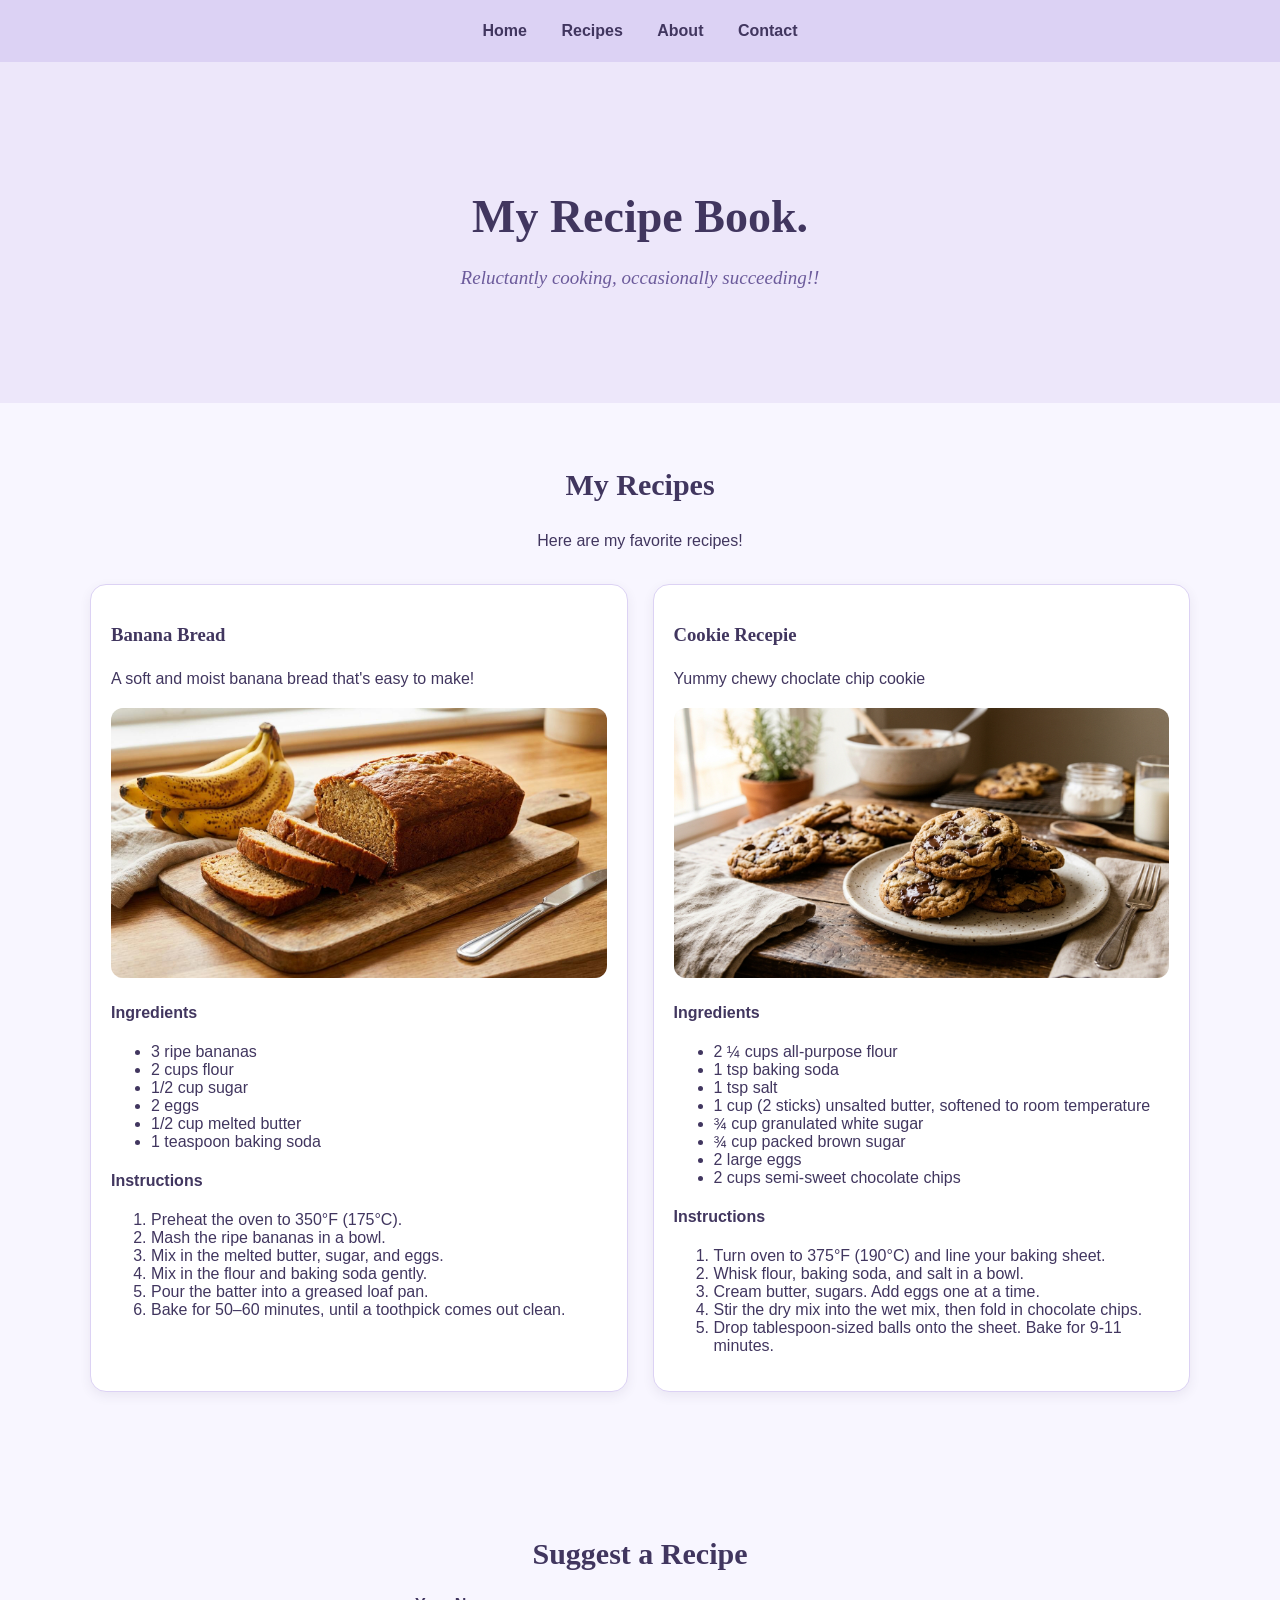
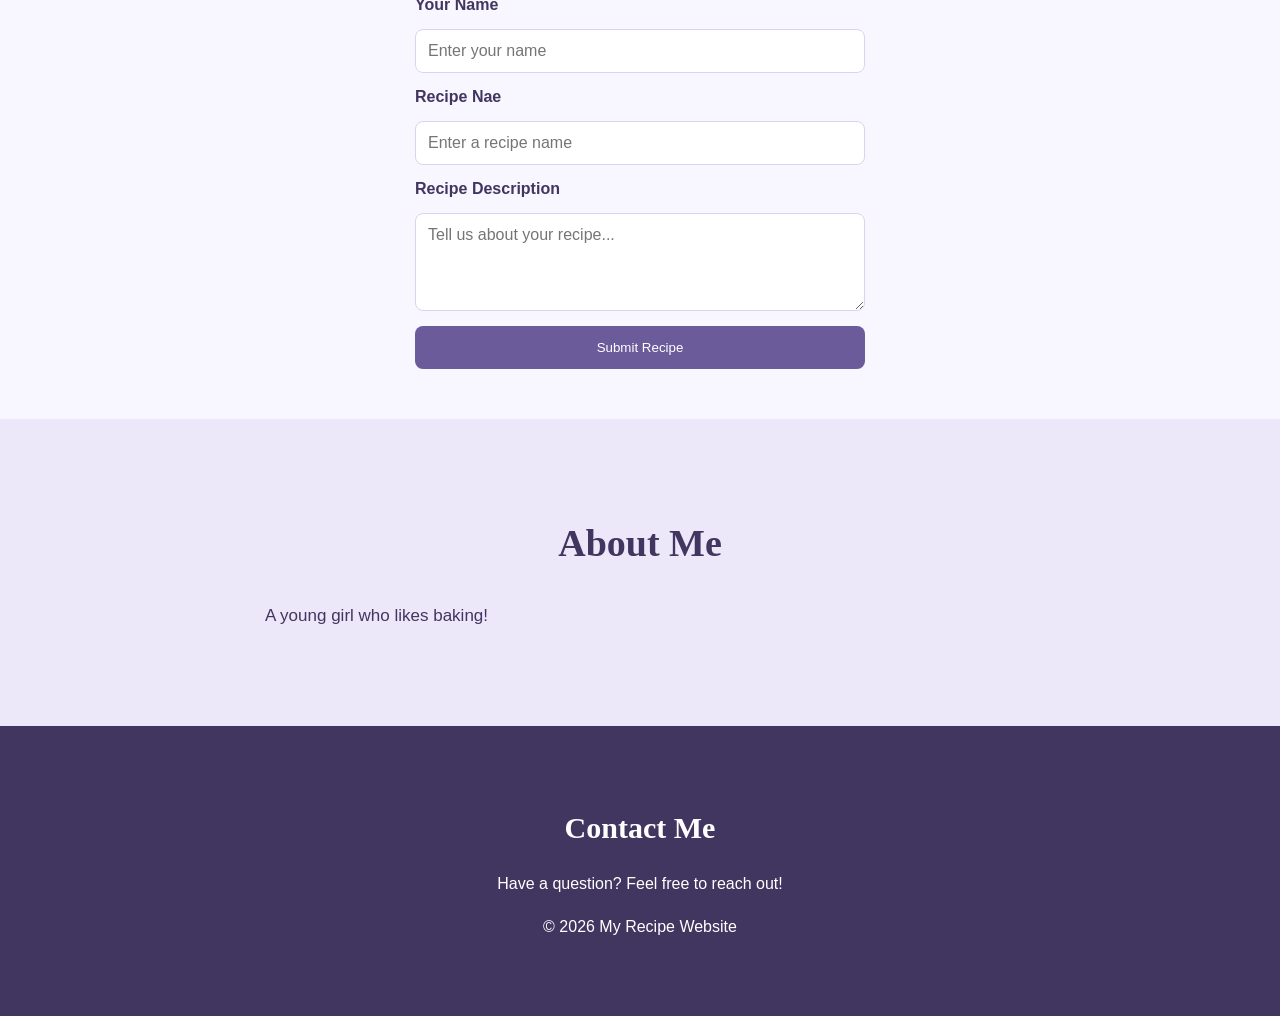
<file: index.html>
<!DOCTYPE html>
<html lang="en">
  <head>
    <meta charset="UTF-8" />
    <meta name="viewport" content="width=device-width, initial-scale=1.0" />
    <title>My Recipe Website</title>

    <link rel="stylesheet" href="style.css" />
  </head>

  <body>
    <header>
      <nav>
        <a href="#home">Home</a>
        <a href="recipes.html">Recipes</a>
        <a href="#about">About</a>
        <a href="#contact">Contact</a>
      </nav>
    </header>

    <main>
      <section id="home">
        <h1>My Recipe Book.</h1>
        <p>Reluctantly cooking, occasionally succeeding!!</p>
      </section>

      <section id="recipes">
        <h2>My Recipes</h2>
        <p>Here are my favorite recipes!</p>
        <div class="recipe-container">
          <article class="recipe-card">
            <h3>Banana Bread</h3>
            <p>A soft and moist banana bread that's easy to make!</p>
            <img src="images/banana-bread.jpg" alt="Homemade banana bread" />
            <h4>Ingredients</h4>
            <ul id="ingredients">
              <li>3 ripe bananas</li>
              <li>2 cups flour</li>
              <li>1/2 cup sugar</li>
              <li>2 eggs</li>
              <li>1/2 cup melted butter</li>
              <li>1 teaspoon baking soda</li>
            </ul>

            <h4>Instructions</h4>
            <ol>
              <li>Preheat the oven to 350°F (175°C).</li>
              <li>Mash the ripe bananas in a bowl.</li>
              <li>Mix in the melted butter, sugar, and eggs.</li>
              <li>Mix in the flour and baking soda gently.</li>
              <li>Pour the batter into a greased loaf pan.</li>
              <li>
                Bake for 50–60 minutes, until a toothpick comes out clean.
              </li>
            </ol>
          </article>

          <article class="recipe-card">
            <h3>Cookie Recepie</h3>
            <p>Yummy chewy choclate chip cookie</p>
            <img
              src="images/chocolate-chip-cookie.jpeg"
              alt="Chewy chocolate chip cookie!"
            />
            <h4>Ingredients</h4>
            <ul id="ingredients">
              <li>2 ¼ cups all-purpose flour</li>
              <li>1 tsp baking soda</li>
              <li>1 tsp salt</li>
              <li>
                1 cup (2 sticks) unsalted butter, softened to room temperature
              </li>
              <li>¾ cup granulated white sugar</li>
              <li>¾ cup packed brown sugar</li>
              <li>2 large eggs</li>
              <li>2 cups semi-sweet chocolate chips</li>
            </ul>

            <h4>Instructions</h4>
            <ol>
              <li>Turn oven to 375°F (190°C) and line your baking sheet.</li>
              <li>Whisk flour, baking soda, and salt in a bowl.</li>
              <li>Cream butter, sugars. Add eggs one at a time.</li>
              <li>
                Stir the dry mix into the wet mix, then fold in chocolate chips.
              </li>
              <li>
                Drop tablespoon-sized balls onto the sheet. Bake for 9-11
                minutes.
              </li>
            </ol>
          </article>
        </div>
      </section>
      <section id="suggest-recipe">
        <h2>Suggest a Recipe</h2>
        <form>
          <label for="username">Your Name</label>
          <input
            type="text"
            id="username"
            name="username"
            placeholder="Enter your name"
            required
          />
          <label for="recepie">Recipe Nae</label>
          <input
            type="text"
            id="recepie"
            name="recepie"
            placeholder="Enter a recipe name"
          />
          <label for="recipe-description">Recipe Description</label>
          <textarea
            id="recipe-description"
            name="recipe-description"
            placeholder="Tell us about your recipe..."
            rows="4"
            required
          ></textarea>
          <button type="submit">Submit Recipe</button>
        </form>
      </section>


      <section id="about">
        <h2>About Me</h2>

        <p>
         A young girl who likes baking!
    </p>

      </section>


    <footer>
      <section id="contact">
        <h2>Contact Me</h2>
        <p>Have a question? Feel free to reach out!</p>
        <p>© 2026 My Recipe Website</p>
      </section>
    </footer>
  </body>
</html>
</file>
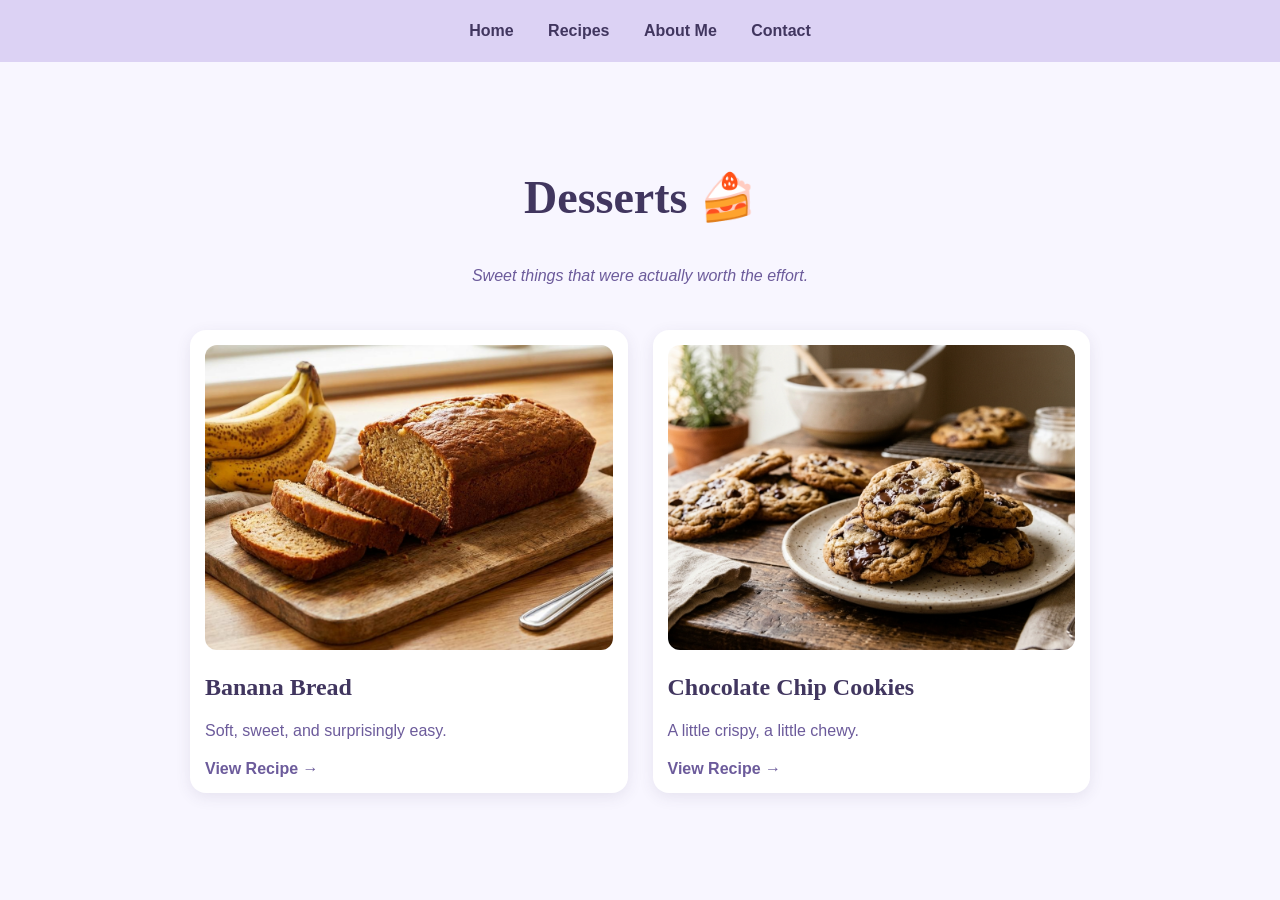
<file: desserts.html>
<!DOCTYPE html>
<html lang="en">
  <head>
    <meta charset="UTF-8" />
    <meta name="viewport" content="width=device-width, initial-scale=1.0" />
    <title>Desserts | Unfortunately, I Cooked.</title>
    <link rel="stylesheet" href="style.css" />
  </head>

  <body>
    <header>
      <nav>
        <a href="index.html">Home</a>
        <a href="recipes.html">Recipes</a>
        <a href="index.html#about">About Me</a>
        <a href="index.html#contact">Contact</a>
      </nav>
    </header>

    <main>
      <section id="desserts">
        <h1>Desserts 🍰</h1>
        <p>Sweet things that were actually worth the effort.</p>

        <div class="dessert-container">

          <a href="recipes/banana-bread.html" class="dessert-card">
            <img src="images/banana-bread.jpg" alt="Banana Bread" />
            <h2>Banana Bread</h2>
            <p>Soft, sweet, and surprisingly easy.</p>
            <span>View Recipe →</span>
          </a>

          <a href="recipes/chocolate-chip-cookies.html" class="dessert-card">
            <img
              src="images/chocolate-chip-cookie.jpeg"
              alt="Chocolate Chip Cookies"
            />
            <h2>Chocolate Chip Cookies</h2>
            <p>A little crispy, a little chewy.</p>
            <span>View Recipe →</span>
          </a>

        </div>
      </section>
    </main>
  </body>
</html>
</file>
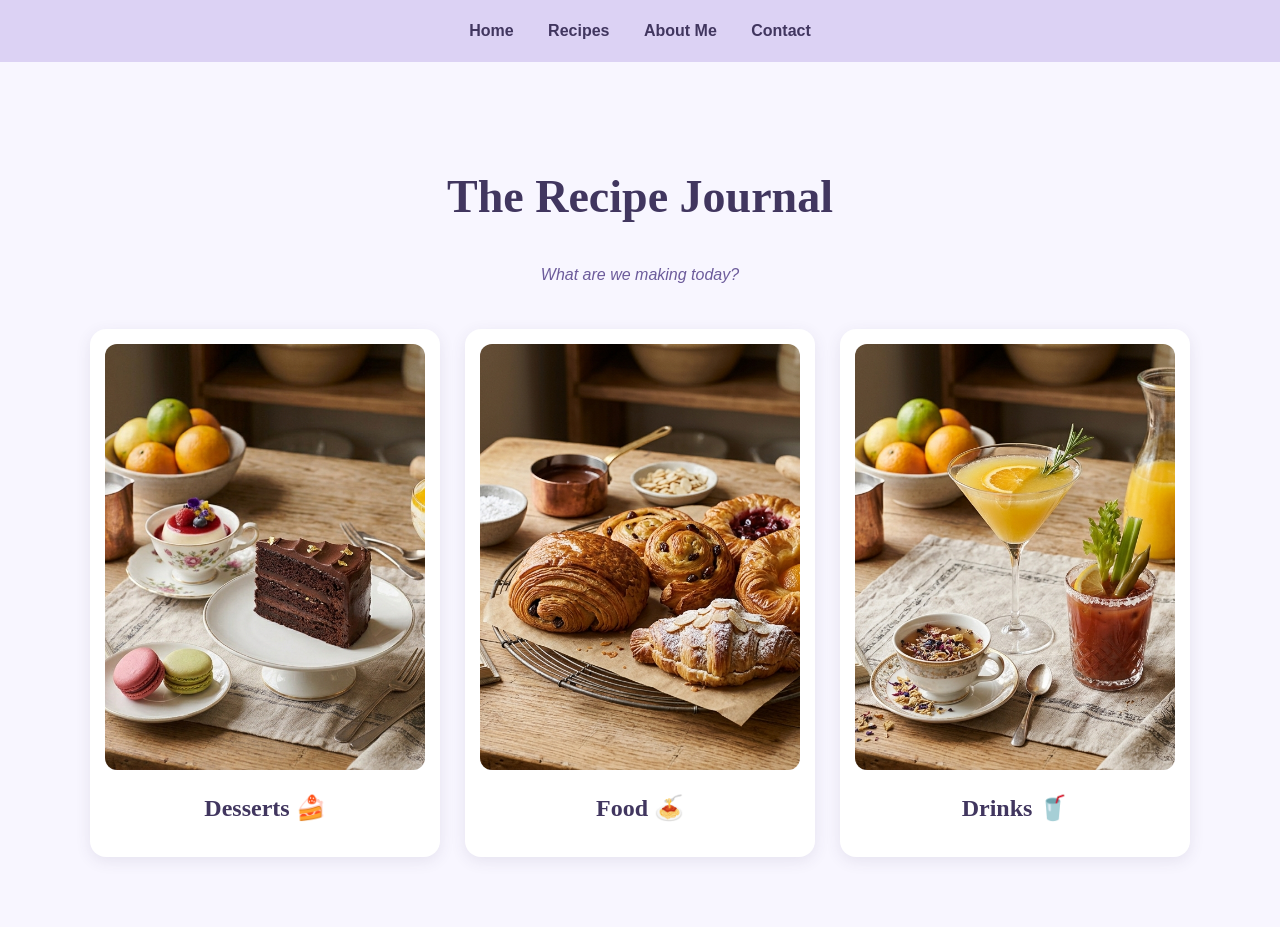
<file: recipes.html>
<!DOCTYPE html>
<html lang="en">
  <head>
    <meta charset="UTF-8" />
    <meta name="viewport" content="width=device-width, initial-scale=1.0" />
    <title>Recipes | Unfortunately, I Cooked.</title>
    <link rel="stylesheet" href="style.css" />
  </head>

  <body>
    <header>
      <nav>
        <a href="index.html">Home</a>
        <a href="recipes.html">Recipes</a>
        <a href="index.html#about">About Me</a>
        <a href="index.html#contact">Contact</a>
      </nav>
    </header>

    <main>
      <section id="categories">
        <h1>The Recipe Journal</h1>
        <p>What are we making today?</p>

        <div class="category-container">
          <a href="desserts.html" class="category-card">
            <img src="images/desserts.jpeg" alt="Desserts" />
            <h2>Desserts 🍰</h2>
          </a>

          <a href="food.html" class="category-card">
            <img src="images/food.jpeg" alt="Food" />
            <h2>Food 🍝</h2>
          </a>

          <a href="drinks.html" class="category-card">
            <img src="images/drinks.jpeg" alt="Drinks" />
            <h2>Drinks 🥤</h2>
          </a>
        </div>
      </section>
    </main>
  </body>
</html>
</file>
<file: style.css>
/* GENERAL STYLING */

body {
  margin: 0;
  font-family: Arial, sans-serif;
  background-color: #F8F6FF;
  color: #41365F;
}

h1, h2, h3 {
  font-family: Georgia, serif;
  color: #41365F;
}

h1 {
  font-size: 46px;
}

h2 {
  font-size: 30px;
}

p {
  line-height: 1.7;
}

/* NAVIGATION */

nav {
  background-color: #DCD2F4;
  padding: 22px;
  text-align: center;
}

nav a {
  color: #41365F;
  text-decoration: none;
  margin: 0 15px;
  font-weight: bold;
}

nav a:hover {
  color: #6C5B9B;
}

/* SECTIONS */

section {
  padding: 40px 30px;
}

/* HOME */

#home {
  text-align: center;
  background-color: #EDE7FA;
  padding: 90px 20px;
}

#home h1 {
  margin-bottom: 15px;
}

#home p {
  font-family: Georgia, serif;
  font-style: italic;
  font-size: 19px;
  color: #6C5B9B;
}

/* RECIPES */

#recipes h2,
#recipes > p {
  text-align: center;
}

.recipe-container {
  display: grid;
  grid-template-columns:
    repeat(auto-fit, minmax(min(100%, 300px), 1fr));
  gap: 25px;
  max-width: 1100px;
  margin: 30px auto;
}

/* RECIPE CARDS */

.recipe-card {
  box-sizing: border-box;
  min-width: 0;
  padding: 20px;
  background-color: #FFFFFF;
  border: 1px solid #DCD2F4;
  border-radius: 16px;
  box-shadow: 0 4px 12px rgba(65, 54, 95, 0.08);
  transition: transform 0.3s ease, box-shadow 0.3s ease;
}

.recipe-card:hover {
  transform: translateY(-5px);
  box-shadow: 0 10px 25px rgba(65, 54, 95, 0.15);
}

.recipe-card img {
  width: 100%;
  height: auto;
  border-radius: 12px;
}

/* ABOUT */


/* ABOUT ME */

#about {
  background-color: #EDE7FA;
  padding: 70px 20px;
  text-align: center;
}

#about h2 {
  font-family: Georgia, serif;
  font-size: 38px;
  margin-bottom: 35px;
}

#about p {
  max-width: 750px;
  margin: 0 auto 24px;
  line-height: 1.9;
  font-size: 17px;
  text-align: left;
}


/* SUGGEST A RECIPE */

#suggest-recipe {
  text-align: center;
  padding: 50px 20px;
}

#suggest-recipe form {
  display: flex;
  flex-direction: column;
  gap: 15px;
  max-width: 450px;
  margin: 0 auto;
  text-align: left;
}

#suggest-recipe label {
  font-weight: bold;
  color: #41365F;
}

#suggest-recipe input,
#suggest-recipe textarea {
  padding: 12px;
  border: 1px solid #DCD2F4;
  border-radius: 8px;
  width: 100%;
  box-sizing: border-box;
  font-family: Arial, sans-serif;
  font-size: 16px;
}

#suggest-recipe button {
  background-color: #6C5B9B;
  color: white;
  padding: 14px;
  border-radius: 8px;
  border: none;
  cursor: pointer;
  transition: background-color 0.3s ease;
}

#suggest-recipe button:hover {
  background-color: #41365F;
}

/* FOOTER */

footer {
  background-color: #41365F;
  color: white;
  text-align: center;
  padding: 20px;
}

footer h2 {
  color: white;
}

/* MOBILE */

@media (max-width: 600px) {
  .recipe-container {
    grid-template-columns: 1fr;
  }

  .recipe-card {
    padding: 15px;
  }

  nav {
    display: flex;
    flex-wrap: wrap;
    justify-content: center;
    gap: 12px;
  }

  nav a {
    margin: 0;
  }

  h1 {
    font-size: 30px;
  }

  #home {
    padding: 60px 20px;
  }

  #home p {
    font-size: 16px;
  }
}

/* RECIPE CATEGORIES */

#categories {
  text-align: center;
  padding: 70px 20px;
}

#categories > p {
  color: #6C5B9B;
  font-style: italic;
  margin-bottom: 40px;
}

.category-container {
  display: grid;
  grid-template-columns: repeat(3, 1fr);
  gap: 25px;
  max-width: 1100px;
  margin: 0 auto;
}

.category-card {
  background-color: white;
  padding: 15px;
  border-radius: 16px;
  text-decoration: none;
  box-shadow: 0 4px 15px rgba(65, 54, 95, 0.1);
  transition: transform 0.3s ease;
}

.category-card:hover {
  transform: translateY(-5px);
}

.category-card img {
  width: 100%;
  aspect-ratio: 3 / 4;
  object-fit: cover;
  border-radius: 12px;
}

.category-card h2 {
  font-size: 24px;
}

@media (max-width: 600px) {
  .category-container {
    grid-template-columns: 1fr;
  }
}

/* DESSERTS PAGE */

#desserts {
  text-align: center;
  padding: 70px 20px;
}

#desserts > p {
  color: #6C5B9B;
  font-style: italic;
  margin-bottom: 40px;
}

.dessert-container {
  display: grid;
  grid-template-columns: repeat(2, minmax(0, 1fr));
  gap: 25px;
  max-width: 900px;
  margin: 0 auto;
}

.dessert-card {
  background-color: white;
  padding: 15px;
  border-radius: 16px;
  text-decoration: none;
  color: #41365F;
  text-align: left;
  box-shadow: 0 4px 15px rgba(65, 54, 95, 0.1);
  transition: transform 0.3s ease;
}

.dessert-card:hover {
  transform: translateY(-5px);
}

.dessert-card img {
  width: 100%;
  aspect-ratio: 4 / 3;
  object-fit: cover;
  border-radius: 12px;
}

.dessert-card h2 {
  font-size: 24px;
  margin-bottom: 8px;
}

.dessert-card p {
  color: #6C5B9B;
}

.dessert-card span {
  color: #6C5B9B;
  font-weight: bold;
}

@media (max-width: 600px) {
  .dessert-container {
    grid-template-columns: 1fr;
  }
}
</file>
